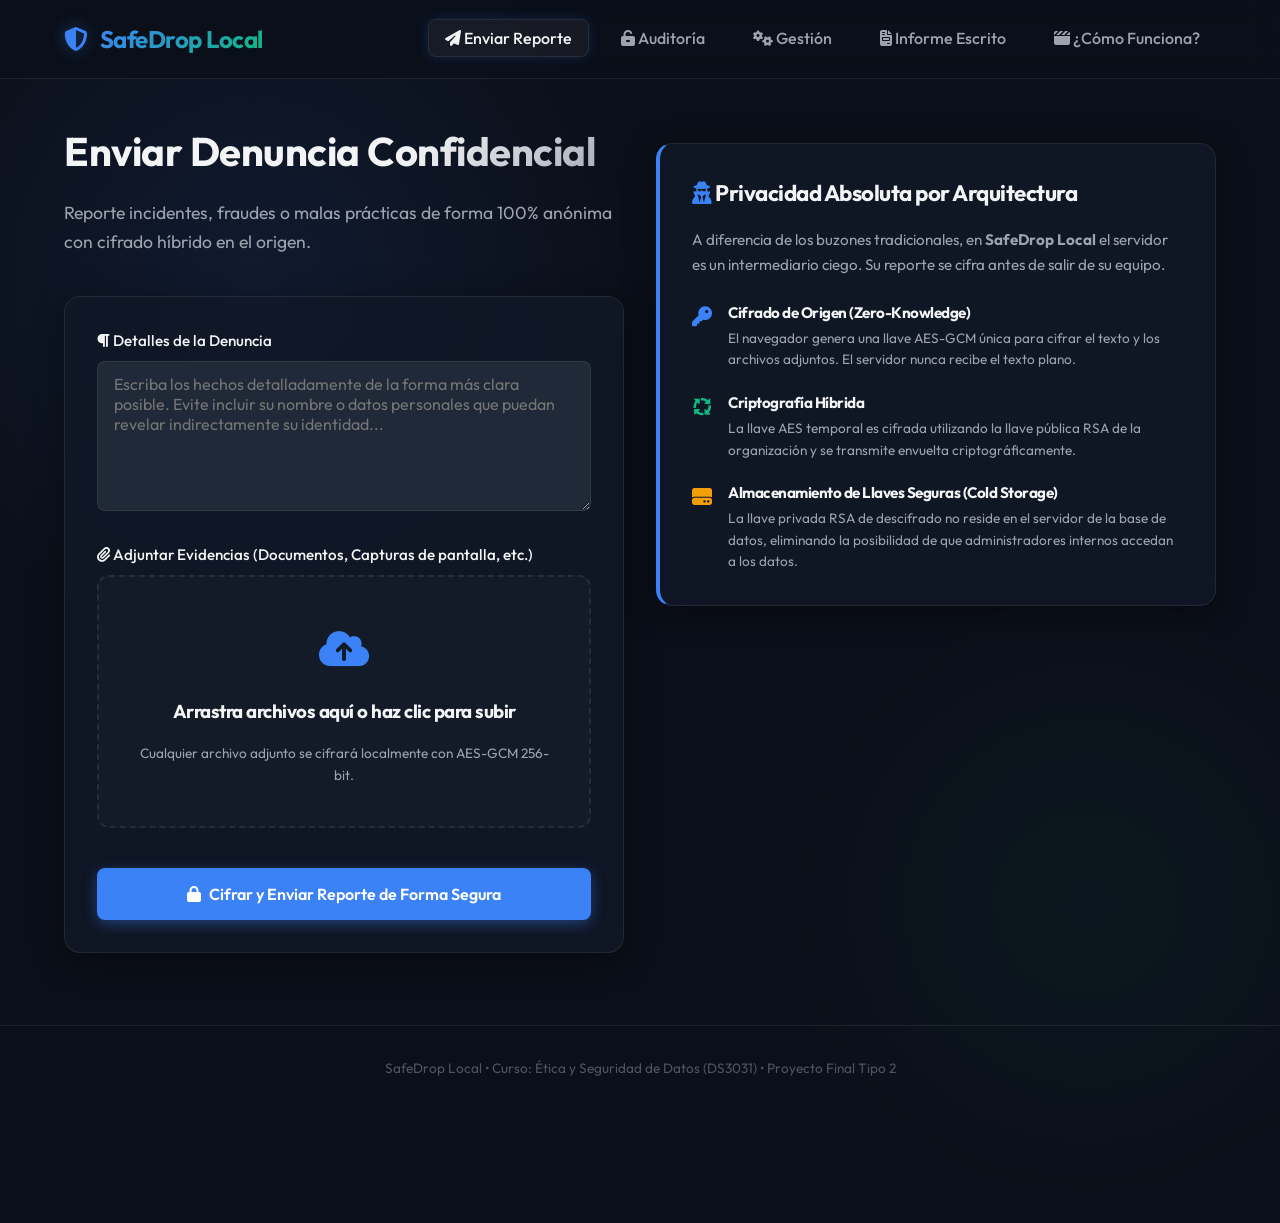
<file: frontend/index.html>
<!DOCTYPE html>
<html lang="es">

<head>
    <meta charset="UTF-8">
    <meta name="viewport" content="width=device-width, initial-scale=1.0">
    <title>SafeDrop Local - Buzón de Denuncias Anónimas Seguro</title>
    <link rel="stylesheet" href="css/style.css">
    <link rel="stylesheet" href="https://cdnjs.cloudflare.com/ajax/libs/font-awesome/6.4.0/css/all.min.css">
</head>

<body>

    <div class="app-container">
        <!-- Navegación Compartida -->
        <header>
            <div class="nav-container">
                <a href="index.html" class="logo">
                    <i class="fa-solid fa-shield-halved logo-shield"></i>
                    <span>SafeDrop Local</span>
                </a>
                <nav>
                    <ul class="nav-menu">
                        <li><a href="index.html" class="nav-link active"><i class="fa-solid fa-paper-plane"></i> Enviar
                                Reporte</a></li>
                        <li><a href="auditor.html" class="nav-link"><i class="fa-solid fa-unlock-keyhole"></i>
                                Auditoría</a></li>
                        <li><a href="admin.html" class="nav-link"><i class="fa-solid fa-gears"></i> Gestión</a></li>
                        <li><a href="docs.html" class="nav-link"><i class="fa-solid fa-file-invoice"></i> Informe
                                Escrito</a></li>
                        <li><a href="journey.html" class="nav-link"><i class="fa-solid fa-clapperboard"></i> ¿Cómo Funciona?</a></li>
                    </ul>
                </nav>
            </div>
        </header>

        <!-- Contenido de Envío -->
        <main class="content-area">
            <div class="grid-2">

                <!-- Columna Izquierda: Formulario -->
                <div>
                    <h1>Enviar Denuncia Confidencial</h1>
                    <p class="subtitle">Reporte incidentes, fraudes o malas prácticas de forma 100% anónima con cifrado
                        híbrido en el origen.</p>

                    <div id="alert-container"></div>

                    <div class="glass-card">
                        <form id="report-form">
                            <div class="form-group">
                                <label class="form-label" for="report-text"><i class="fa-solid fa-paragraph"></i>
                                    Detalles de la Denuncia</label>
                                <textarea id="report-text" class="form-control"
                                    placeholder="Escriba los hechos detalladamente de la forma más clara posible. Evite incluir su nombre o datos personales que puedan revelar indirectamente su identidad..."></textarea>
                            </div>

                            <div class="form-group">
                                <label class="form-label"><i class="fa-solid fa-paperclip"></i> Adjuntar Evidencias
                                    (Documentos, Capturas de pantalla, etc.)</label>
                                <div class="upload-zone" id="upload-zone">
                                    <div class="upload-icon"><i class="fa-solid fa-cloud-arrow-up"></i></div>
                                    <h3>Arrastra archivos aquí o haz clic para subir</h3>
                                    <p style="color:var(--text-muted); font-size:0.85rem; margin-top:0.25rem">Cualquier
                                        archivo adjunto se cifrará localmente con AES-GCM 256-bit.</p>
                                    <input type="file" id="file-input" style="display:none" multiple>
                                </div>
                                <div class="file-list" id="file-list"></div>
                            </div>

                            <button type="submit" class="btn btn-primary btn-block" style="padding:1rem">
                                <i class="fa-solid fa-lock"></i> Cifrar y Enviar Reporte de Forma Segura
                            </button>
                        </form>
                    </div>
                </div>

                <!-- Columna Derecha: Explicación de Seguridad -->
                <div style="padding-top:1.5rem">
                    <div class="glass-card" style="border-left: 4px solid var(--primary)">
                        <h2 style="font-size:1.4rem; color:var(--text-main); margin-bottom:1rem">
                            <i class="fa-solid fa-user-secret" style="color:var(--primary)"></i> Privacidad Absoluta por
                            Arquitectura
                        </h2>
                        <p style="color:var(--text-muted); font-size:0.95rem; margin-bottom:1.5rem">
                            A diferencia de los buzones tradicionales, en <strong>SafeDrop Local</strong> el servidor es
                            un intermediario ciego. Su reporte se cifra antes de salir de su equipo.
                        </p>

                        <div style="display:flex; flex-direction:column; gap:1.25rem">
                            <div style="display:flex; gap:1rem; align-items:flex-start">
                                <div style="color:var(--primary); font-size:1.25rem"><i class="fa-solid fa-key"></i>
                                </div>
                                <div>
                                    <h4 style="font-size:0.95rem; margin-bottom:0.15rem">Cifrado de Origen
                                        (Zero-Knowledge)</h4>
                                    <p style="color:var(--text-muted); font-size:0.85rem">El navegador genera una llave
                                        AES-GCM única para cifrar el texto y los archivos adjuntos. El servidor nunca
                                        recibe el texto plano.</p>
                                </div>
                            </div>

                            <div style="display:flex; gap:1rem; align-items:flex-start">
                                <div style="color:var(--success); font-size:1.25rem"><i
                                        class="fa-solid fa-arrows-spin"></i></div>
                                <div>
                                    <h4 style="font-size:0.95rem; margin-bottom:0.15rem">Criptografía Híbrida</h4>
                                    <p style="color:var(--text-muted); font-size:0.85rem">La llave AES temporal es
                                        cifrada utilizando la llave pública RSA de la organización y se transmite
                                        envuelta criptográficamente.</p>
                                </div>
                            </div>

                            <div style="display:flex; gap:1rem; align-items:flex-start">
                                <div style="color:var(--warning); font-size:1.25rem"><i
                                        class="fa-solid fa-hard-drive"></i></div>
                                <div>
                                    <h4 style="font-size:0.95rem; margin-bottom:0.15rem">Almacenamiento de Llaves
                                        Seguras (Cold Storage)</h4>
                                    <p style="color:var(--text-muted); font-size:0.85rem">La llave privada RSA de
                                        descifrado no reside en el servidor de la base de datos, eliminando la
                                        posibilidad de que administradores internos accedan a los datos.</p>
                                </div>
                            </div>
                        </div>
                    </div>
                </div>

            </div>
        </main>

        <!-- Overlay de Operación de Cifrado -->
        <div class="crypto-overlay" id="crypto-overlay">
            <div class="crypto-card glass-card">
                <div class="crypto-animation">
                    <div class="crypto-circle"></div>
                </div>
                <h2>Cifrado de Conocimiento Cero Activo</h2>
                <p style="color:var(--text-muted); font-size:0.9rem">Procesando criptografía en el lado del cliente...
                </p>
                <ul class="crypto-steps">
                    <li class="crypto-step">Generando llave simétrica temporal AES-256...</li>
                    <li class="crypto-step">Cifrando texto del reporte y archivos adjuntos...</li>
                    <li class="crypto-step">Protegiendo llave AES con llave pública RSA organizacional...</li>
                    <li class="crypto-step">Transmitiendo datos cifrados de forma segura bajo protocolo TLS...</li>
                </ul>
            </div>
        </div>

        <footer>
            SafeDrop Local • Curso: Ética y Seguridad de Datos (DS3031) • Proyecto Final Tipo 2
        </footer>
    </div>

    <!-- Scripts -->
    <script src="js/crypto_client.js"></script>
    <script src="js/app_client.js"></script>
</body>

</html>
</file>
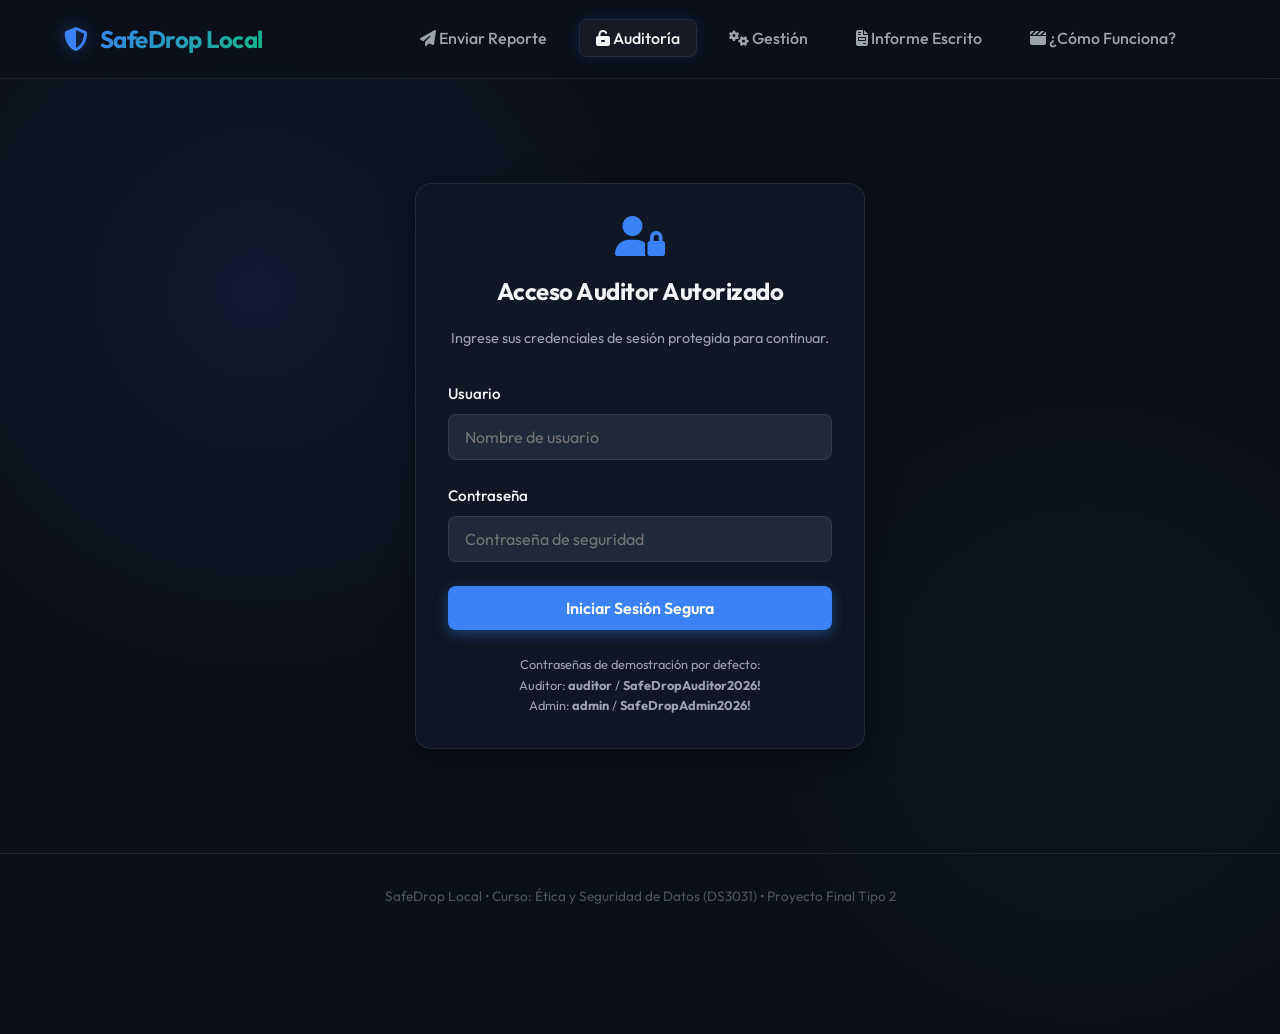
<file: frontend/auditor.html>
<!DOCTYPE html>
<html lang="es">

<head>
    <meta charset="UTF-8">
    <meta name="viewport" content="width=device-width, initial-scale=1.0">
    <title>SafeDrop Local - Panel de Auditoría</title>
    <link rel="stylesheet" href="css/style.css">
    <link rel="stylesheet" href="https://cdnjs.cloudflare.com/ajax/libs/font-awesome/6.4.0/css/all.min.css">
</head>

<body>

    <div class="app-container">
        <!-- Navegación Compartida -->
        <header>
            <div class="nav-container">
                <a href="index.html" class="logo">
                    <i class="fa-solid fa-shield-halved logo-shield"></i>
                    <span>SafeDrop Local</span>
                </a>
                <nav style="display:flex; align-items:center; gap:1.5rem">
                    <ul class="nav-menu">
                        <li><a href="index.html" class="nav-link"><i class="fa-solid fa-paper-plane"></i> Enviar
                                Reporte</a></li>
                        <li><a href="auditor.html" class="nav-link active"><i class="fa-solid fa-unlock-keyhole"></i>
                                Auditoría</a></li>
                        <li><a href="admin.html" class="nav-link"><i class="fa-solid fa-gears"></i> Gestión</a></li>
                        <li><a href="docs.html" class="nav-link"><i class="fa-solid fa-file-invoice"></i> Informe
                                Escrito</a></li>
                        <li><a href="journey.html" class="nav-link"><i class="fa-solid fa-clapperboard"></i> ¿Cómo Funciona?</a></li>
                    </ul>
                    <div id="session-info"></div>
                </nav>
            </div>
        </header>

        <main class="content-area">
            <!-- Formulario de Login (Si no está logueado) -->
            <div id="login-form" style="max-width:450px; margin: 4rem auto; display:none">
                <div class="glass-card">
                    <div style="text-align:center; margin-bottom:2rem">
                        <i class="fa-solid fa-user-lock"
                            style="font-size:2.5rem; color:var(--primary); margin-bottom:1rem"></i>
                        <h2>Acceso Auditor Autorizado</h2>
                        <p style="color:var(--text-muted); font-size:0.9rem">Ingrese sus credenciales de sesión
                            protegida para continuar.</p>
                    </div>
                    <form>
                        <div class="form-group">
                            <label class="form-label" for="login-username">Usuario</label>
                            <input type="text" id="login-username" class="form-control" placeholder="Nombre de usuario"
                                required>
                        </div>
                        <div class="form-group">
                            <label class="form-label" for="login-password">Contraseña</label>
                            <input type="password" id="login-password" class="form-control"
                                placeholder="Contraseña de seguridad" required>
                        </div>
                        <button type="submit" class="btn btn-primary btn-block">
                            Iniciar Sesión Segura
                        </button>
                    </form>
                    <div style="margin-top:1.5rem; font-size:0.8rem; color:var(--text-muted); text-align:center">
                        Contraseñas de demostración por defecto: <br>
                        Auditor: <strong>auditor</strong> / <strong>SafeDropAuditor2026!</strong><br>
                        Admin: <strong>admin</strong> / <strong>SafeDropAdmin2026!</strong>
                    </div>
                </div>
            </div>

            <!-- Dashboard del Auditor (Si está logueado) -->
            <div id="auditor-panel" class="section">
                <h1>Bandeja de Denuncias Cifradas</h1>
                <p class="subtitle">Examine y descifre localmente los reportes haciendo uso de la llave privada
                    institucional.</p>

                <div class="auditor-layout">
                    <!-- Barra lateral: Lista de reportes -->
                    <div>
                        <div class="glass-card" style="padding:1.5rem">
                            <h3 style="font-size:1.1rem; margin-bottom:1rem"><i class="fa-solid fa-list"></i> Reportes
                                Recibidos</h3>
                            <div class="report-list" id="report-list">
                                <!-- Cargado dinámicamente -->
                                <div style="color:var(--text-muted); font-size:0.9rem">Cargando denuncias...</div>
                            </div>
                        </div>
                    </div>

                    <!-- Contenido Principal: Detalle y Desencriptación -->
                    <div style="min-width: 0;">
                        <!-- Marcador de posición -->
                        <div class="report-detail-placeholder" id="report-detail-placeholder">
                            <i class="fa-solid fa-file-shield" style="font-size:3rem; margin-bottom:1rem"></i>
                            <h3>Seleccione una denuncia de la lista lateral</h3>
                            <p style="font-size:0.9rem; color:var(--text-muted)">Deberá cargar su llave privada para
                                poder interpretar los datos.</p>
                        </div>

                        <!-- Vista de detalle cifrada -->
                        <div class="report-detail-view" id="report-detail-view">
                            <div class="glass-card">
                                <div
                                    style="display:flex; justify-content:space-between; align-items:center; border-bottom:1px solid var(--border-color); padding-bottom:1rem; margin-bottom:1.5rem">
                                    <h2 style="margin:0; font-size:1.5rem" id="det-id">Denuncia #0</h2>
                                    <span style="font-size:0.9rem; color:var(--text-muted)" id="det-date">Fecha</span>
                                </div>

                                <div class="form-group">
                                    <label class="form-label" style="color:var(--primary)"><i
                                            class="fa-solid fa-key"></i> Llave AES Cifrada (RSA Wrap-Block)</label>
                                    <div class="encrypted-block" id="block-key-enc">RSA-OAEP-CipherBlock...</div>
                                </div>

                                <div class="form-group">
                                    <label class="form-label" style="color:var(--primary)"><i
                                            class="fa-solid fa-message"></i> Contenido del Reporte Cifrado (AES-GCM
                                        Payload)</label>
                                    <div class="encrypted-block" id="block-text-enc">AES-GCM-CipherPayload...</div>
                                </div>

                                <!-- Alerta del estado de la llave -->
                                <div id="key-status-alert" class="alert alert-warning">
                                    <strong>Llave Privada Requerida (2-of-3 Shares)</strong> Cargue dos fragmentos
                                    diferentes para continuar.
                                </div>

                                <!-- Carga de fragmentos de llave (.share) -->
                                <div class="upload-zone" id="key-dropzone" style="padding:1.5rem; border-style:solid">
                                    <i class="fa-solid fa-key"
                                        style="font-size:1.5rem; color:var(--primary); margin-bottom:0.5rem"></i>
                                    <h4 style="font-size:0.95rem">Arrastre o seleccione fragmentos de llave (.share)
                                    </h4>
                                    <p style="font-size:0.75rem; color:var(--text-muted); margin-top:0.25rem">Se
                                        requiere cargar al menos dos fragmentos distintos para reconstruir la llave RSA
                                        en el cliente.</p>
                                    <input type="file" id="key-file-input" style="display:none" accept=".share">
                                </div>

                                <!-- Acción de descifrado -->
                                <div id="decrypt-action-container" style="display:none; margin-top:1.5rem">
                                    <button class="btn btn-success btn-block" id="btn-decrypt">
                                        <i class="fa-solid fa-unlock-keyhole"></i> Descifrar Denuncia Localmente en el
                                        Navegador
                                    </button>
                                </div>

                                <!-- Resultado descifrado -->
                                <div class="decrypted-content" id="decrypted-report-container" style="display:none">
                                    <h3
                                        style="color:var(--success); border-bottom:1px solid rgba(16, 185, 129, 0.2); padding-bottom:0.5rem; margin-bottom:1rem">
                                        <i class="fa-solid fa-envelope-open-text"></i> Contenido Descifrado Exclusivo en
                                        Memoria (Navegador)
                                    </h3>

                                    <div class="form-group">
                                        <label class="form-label" style="color:var(--success)">Mensaje de la
                                            Denuncia:</label>
                                        <div id="decrypted-text"
                                            style="white-space:pre-wrap; background:rgba(255,255,255,0.02); padding:1rem; border-radius:6px; border:1px solid var(--border-color)">
                                            Detalles descifrados...
                                        </div>
                                    </div>

                                    <div class="form-group" style="margin-bottom:0">
                                        <label class="form-label" style="color:var(--success)">Evidencias
                                            Descifradas:</label>
                                        <div id="decrypted-files"
                                            style="display:flex; flex-direction:column; gap:0.5rem">
                                            <!-- Archivos -->
                                        </div>
                                    </div>
                                </div>
                            </div>
                        </div>
                    </div>
                </div>
            </div>
        </main>

        <!-- Overlay de Operación de Descifrado -->
        <div class="crypto-overlay" id="crypto-overlay">
            <div class="crypto-card glass-card">
                <div class="crypto-animation">
                    <div class="crypto-circle" style="border-top-color:var(--success)"></div>
                </div>
                <h2 style="color:var(--success)">Descifrado Local en Navegador</h2>
                <p style="color:var(--text-muted); font-size:0.9rem">Procesando criptografía asimétrica y simétrica
                    local...</p>
                <ul class="crypto-steps">
                    <li class="crypto-step">Importando llave privada RSA del auditor de forma segura...</li>
                    <li class="crypto-step">Descifrando llave de sesión simétrica AES-256 (RSA-OAEP-SHA256)...</li>
                    <li class="crypto-step">Descifrando texto del reporte de la denuncia (AES-GCM-256)...</li>
                    <li class="crypto-step">Descifrando e instanciando evidencias adjuntas (Múltiples Blobs)...</li>
                </ul>
            </div>
        </div>

        <footer>
            SafeDrop Local • Curso: Ética y Seguridad de Datos (DS3031) • Proyecto Final Tipo 2
        </footer>
    </div>

    <!-- Scripts -->
    <script src="js/crypto_client.js"></script>
    <script src="js/app_client.js"></script>
</body>

</html>
</file>
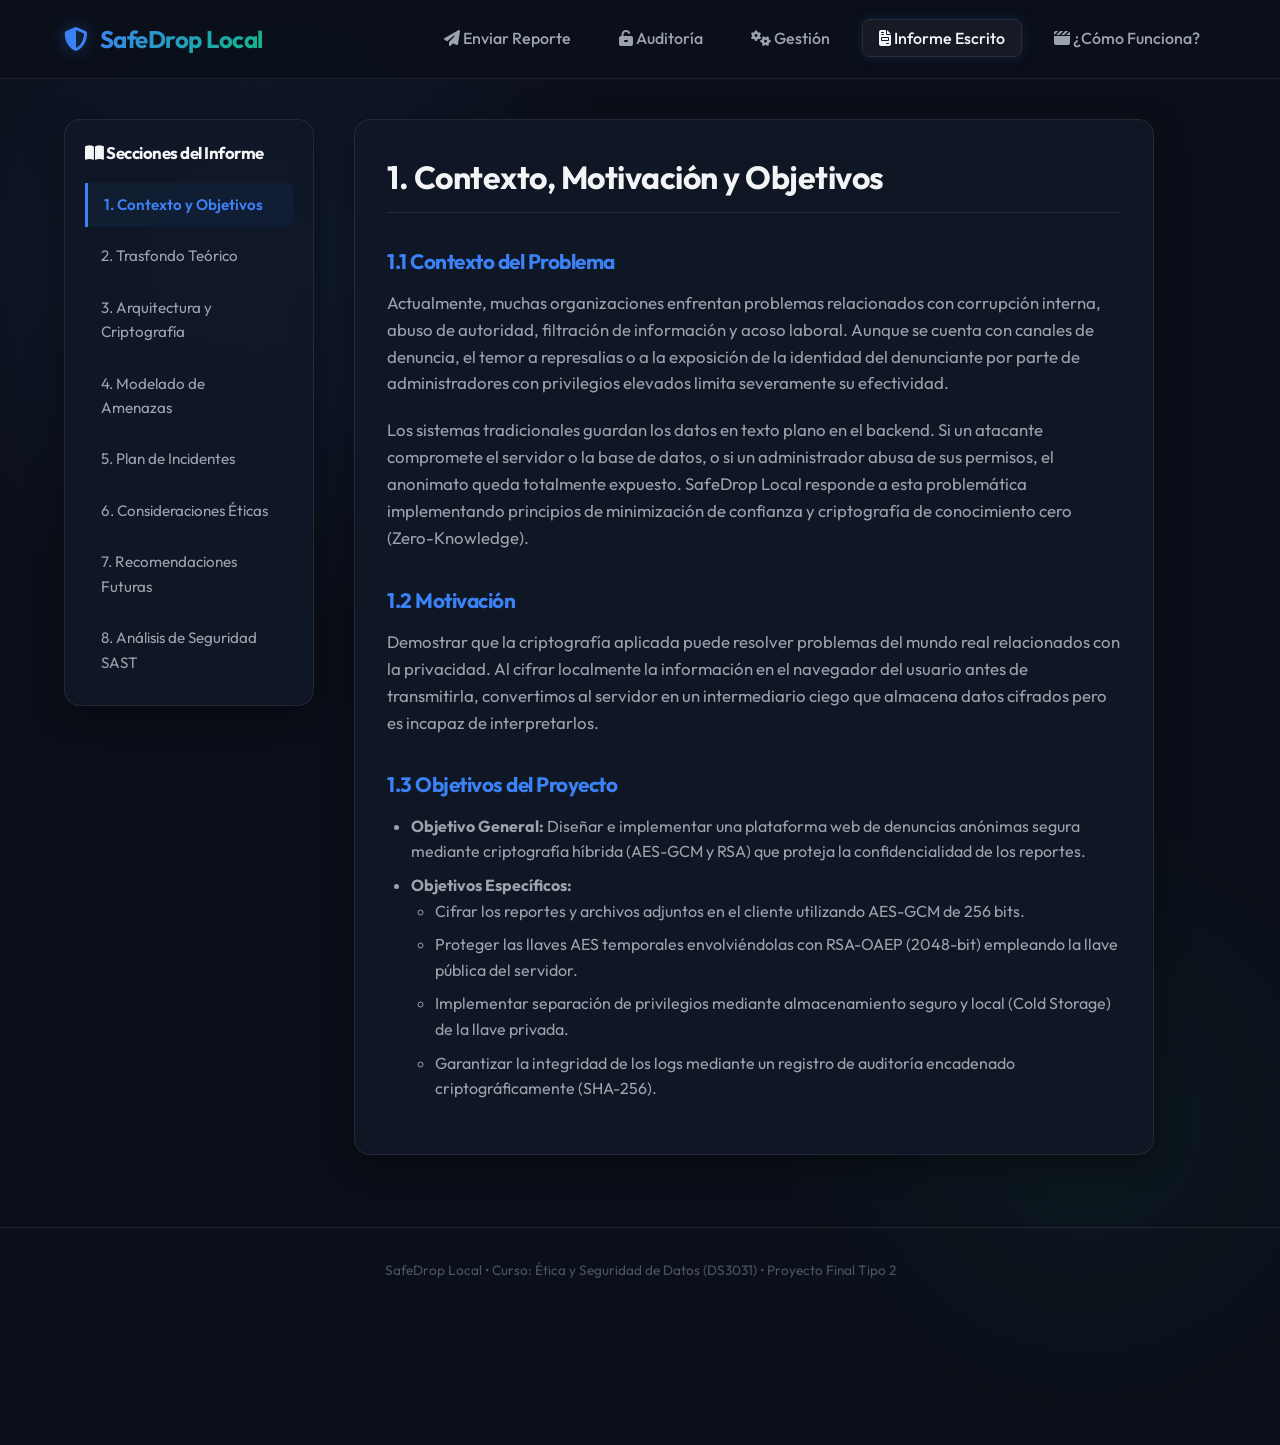
<file: frontend/docs.html>
<!DOCTYPE html>
<html lang="es">

<head>
    <meta charset="UTF-8">
    <meta name="viewport" content="width=device-width, initial-scale=1.0">
    <title>SafeDrop Local - Informe Escrito y Documentación</title>
    <link rel="stylesheet" href="css/style.css">
    <link rel="stylesheet" href="https://cdnjs.cloudflare.com/ajax/libs/font-awesome/6.4.0/css/all.min.css">
</head>

<body>

    <div class="app-container">
        <!-- Navegación Compartida -->
        <header>
            <div class="nav-container">
                <a href="index.html" class="logo">
                    <i class="fa-solid fa-shield-halved logo-shield"></i>
                    <span>SafeDrop Local</span>
                </a>
                <nav>
                    <ul class="nav-menu">
                        <li><a href="index.html" class="nav-link"><i class="fa-solid fa-paper-plane"></i> Enviar
                                Reporte</a></li>
                        <li><a href="auditor.html" class="nav-link"><i class="fa-solid fa-unlock-keyhole"></i>
                                Auditoría</a></li>
                        <li><a href="admin.html" class="nav-link"><i class="fa-solid fa-gears"></i> Gestión</a></li>
                        <li><a href="docs.html" class="nav-link active"><i class="fa-solid fa-file-invoice"></i> Informe
                                Escrito</a></li>
                        <li><a href="journey.html" class="nav-link"><i class="fa-solid fa-clapperboard"></i> ¿Cómo Funciona?</a></li>
                    </ul>
                </nav>
            </div>
        </header>

        <!-- Contenido de Documentación -->
        <main class="content-area">
            <div class="docs-layout">

                <!-- Sidebar de Navegación del Informe -->
                <aside class="docs-sidebar">
                    <div class="glass-card" style="padding:1.25rem">
                        <h3 style="font-size:1.05rem; margin-bottom:1rem; color:var(--text-main)"><i
                                class="fa-solid fa-book-open"></i> Secciones del Informe</h3>
                        <ul class="docs-menu">
                            <li><a href="#intro" class="docs-menu-link active">1. Contexto y Objetivos</a></li>
                            <li><a href="#theory" class="docs-menu-link">2. Trasfondo Teórico</a></li>
                            <li><a href="#architecture" class="docs-menu-link">3. Arquitectura y Criptografía</a></li>
                            <li><a href="#risks" class="docs-menu-link">4. Modelado de Amenazas</a></li>
                            <li><a href="#incident" class="docs-menu-link">5. Plan de Incidentes</a></li>
                            <li><a href="#ethics" class="docs-menu-link">6. Consideraciones Éticas</a></li>
                            <li><a href="#future" class="docs-menu-link">7. Recomendaciones Futuras</a></li>
                            <li><a href="#sast" class="docs-menu-link">8. Análisis de Seguridad SAST</a></li>
                        </ul>
                    </div>
                </aside>

                <!-- Cuerpo de Documentación -->
                <section class="docs-body glass-card">

                    <!-- Sección 1: Contexto y Objetivos -->
                    <div id="intro" class="docs-content active">
                        <h2>1. Contexto, Motivación y Objetivos</h2>
                        <h3>1.1 Contexto del Problema</h3>
                        <p>Actualmente, muchas organizaciones enfrentan problemas relacionados con corrupción interna,
                            abuso de autoridad, filtración de información y acoso laboral. Aunque se cuenta con canales
                            de denuncia, el temor a represalias o a la exposición de la identidad del denunciante por
                            parte de administradores con privilegios elevados limita severamente su efectividad.</p>
                        <p>Los sistemas tradicionales guardan los datos en texto plano en el backend. Si un atacante
                            compromete el servidor o la base de datos, o si un administrador abusa de sus permisos, el
                            anonimato queda totalmente expuesto. SafeDrop Local responde a esta problemática
                            implementando principios de minimización de confianza y criptografía de conocimiento cero
                            (Zero-Knowledge).</p>

                        <h3>1.2 Motivación</h3>
                        <p>Demostrar que la criptografía aplicada puede resolver problemas del mundo real relacionados
                            con la privacidad. Al cifrar localmente la información en el navegador del usuario antes de
                            transmitirla, convertimos al servidor en un intermediario ciego que almacena datos cifrados
                            pero es incapaz de interpretarlos.</p>

                        <h3>1.3 Objetivos del Proyecto</h3>
                        <ul>
                            <li><strong>Objetivo General:</strong> Diseñar e implementar una plataforma web de denuncias
                                anónimas segura mediante criptografía híbrida (AES-GCM y RSA) que proteja la
                                confidencialidad de los reportes.</li>
                            <li><strong>Objetivos Específicos:</strong>
                                <ul>
                                    <li>Cifrar los reportes y archivos adjuntos en el cliente utilizando AES-GCM de 256
                                        bits.</li>
                                    <li>Proteger las llaves AES temporales envolviéndolas con RSA-OAEP (2048-bit)
                                        empleando la llave pública del servidor.</li>
                                    <li>Implementar separación de privilegios mediante almacenamiento seguro y local
                                        (Cold Storage) de la llave privada.</li>
                                    <li>Garantizar la integridad de los logs mediante un registro de auditoría
                                        encadenado criptográficamente (SHA-256).</li>
                                </ul>
                            </li>
                        </ul>
                    </div>

                    <!-- Sección 2: Trasfondo Teórico -->
                    <div id="theory" class="docs-content">
                        <h2>2. Trasfondo Teórico</h2>
                        <h3>2.1 Tríada CIA (Confidencialidad, Integridad y Disponibilidad)</h3>
                        <ul>
                            <li><strong>Confidencialidad:</strong> Protegida mediante el cifrado simétrico AES-GCM en el
                                cliente. La base de datos solo almacena blobs cifrados. El descifrado se realiza
                                exclusivamente en el dispositivo del auditor autorizado usando la llave privada RSA.
                            </li>
                            <li><strong>Integridad:</strong> La bitácora del sistema utiliza encadenamiento por Hash
                                SHA-256. Cualquier alteración manual o inyección de registros en la base de datos rompe
                                la cadena criptográfica y alerta de inmediato en el panel. AES-GCM también ofrece
                                autenticación cifrada, protegiendo los reportes de modificaciones no autorizadas en
                                tránsito o reposo.</li>
                            <li><strong>Disponibilidad:</strong> Apoyada por la portabilidad de SQLite, permitiendo
                                respaldos compactos del archivo <code>safedrop.db</code>. Al estar los reportes ya
                                cifrados, las copias de seguridad se pueden almacenar en servidores remotos o nubes
                                públicas sin riesgo de fuga de información.</li>
                        </ul>

                        <h3>2.2 Defensa en Profundidad</h3>
                        <p>El sistema implementa protección multinivel:</p>
                        <ol>
                            <li><strong>Seguridad en Tránsito:</strong> Comunicación protegida por HTTPS/TLS para evitar
                                interceptación.</li>
                            <li><strong>Seguridad en Reposo:</strong> Los payloads de reportes y archivos adjuntos se
                                almacenan cifrados en base de datos.</li>
                            <li><strong>Seguridad de Accesos:</strong> Gestión de roles (RBAC) con JWT y contraseñas
                                protegidas con el algoritmo Argon2id (más resistente a fuerza bruta que SHA-256 simple o
                                bcrypt).</li>
                            <li><strong>Separación de Llaves:</strong> Almacenamiento fuera de línea (Cold Storage) de
                                la llave privada de descifrado.</li>
                        </ol>

                        <h3>2.3 Criptografía Híbrida</h3>
                        <p>Combina la rapidez de la criptografía simétrica (AES-GCM 256 bits) para cifrar datos
                            voluminosos como texto y archivos adjuntos, con la seguridad de la criptografía asimétrica
                            (RSA-OAEP 2048 bits con hash SHA-256) para proteger la llave simétrica AES temporal,
                            permitiendo la recepción segura de reportes sin requerir que el cliente conozca un secreto
                            compartido previo.</p>
                    </div>

                    <!-- Sección 3: Arquitectura -->
                    <div id="architecture" class="docs-content">
                        <h2>3. Arquitectura y Criptografía de la Solución</h2>
                        <p>El flujo principal de datos y su protección criptográfica se detalla a continuación:</p>

                        <div
                            style="background:var(--bg-input); padding:1rem; border-radius:8px; border:1px solid var(--border-color); font-family:var(--font-mono); font-size:0.85rem; margin-bottom:1.5rem">
                            [Denunciante (Navegador)] <br>
                            &nbsp;&nbsp;│<br>
                            &nbsp;&nbsp;├── 1. Genera llave AES-GCM temporal y aleatoria.<br>
                            &nbsp;&nbsp;├── 2. Cifra el reporte y archivos adjuntos con la llave AES.<br>
                            &nbsp;&nbsp;├── 3. Cifra la llave AES con la llave pública RSA corporativa.<br>
                            &nbsp;&nbsp;└── 4. Envía Reporte Cifrado + Llave AES Cifrada + IVs al servidor.<br>
                            &nbsp;&nbsp;↓<br>
                            [Servidor HTTPS (API FastAPI)]<br>
                            &nbsp;&nbsp;│<br>
                            &nbsp;&nbsp;├── 5. Almacena los bloques cifrados en SQLite (safedrop.db).<br>
                            &nbsp;&nbsp;└── 6. Registra la actividad encadenando el hash SHA-256 del registro
                            previo.<br>
                            &nbsp;&nbsp;↓<br>
                            [Auditor (Navegador / Dispositivo Seguro)]<br>
                            &nbsp;&nbsp;│<br>
                            &nbsp;&nbsp;├── 7. Obtiene los bloques cifrados de la API (Autorizado por JWT).<br>
                            &nbsp;&nbsp;├── 8. Carga al menos 2 fragmentos distintos (.share) de la llave privada
                            RSA.<br>
                            &nbsp;&nbsp;├── 9. Reconstruye la llave privada RSA en RAM mediante interpolación de
                            Lagrange (Shamir's Secret Sharing).<br>
                            &nbsp;&nbsp;└── 10. Descifra la llave AES y obtiene el reporte plano en local.<br>
                        </div>

                        <h3>Especificaciones Técnicas:</h3>
                        <ul>
                            <li><strong>Cifrado Simétrico:</strong> AES-GCM (256-bit) con IVs aleatorios de 12 bytes por
                                archivo/texto.</li>
                            <li><strong>Cifrado Asimétrico:</strong> RSA-OAEP con padding SHA-256 de 2048 bits.</li>
                            <li><strong>División de Confianza:</strong> Shamir's Secret Sharing (2-of-3) sobre el Campo
                                de Galois $GF(256)$ en JavaScript y Python.</li>
                            <li><strong>Derivación de Hash de Auditoría:</strong> SHA-256 encadenado secuencialmente.
                            </li>
                            <li><strong>Protección de Credenciales de Acceso:</strong> Hashing de contraseñas mediante
                                Argon2id.</li>
                        </ul>
                    </div>

                    <!-- Sección 4: Modelado de Amenazas -->
                    <div id="risks" class="docs-content">
                        <h2>4. Modelado de Amenazas e Identificación de Riesgos</h2>
                        <p>Identificación de riesgos clave en la implementación y almacenamiento de datos:</p>

                        <table class="docs-table">
                            <thead>
                                <tr>
                                    <th>Riesgo Identificado</th>
                                    <th>Entidades Afectadas</th>
                                    <th>Mitigación Implementada</th>
                                </tr>
                            </thead>
                            <tbody>
                                <tr>
                                    <td><strong>Compromiso Completo del Servidor / DB</strong></td>
                                    <td>Organización, Auditor, Denunciante</td>
                                    <td>Cifrado de origen. El atacante solo obtiene blobs cifrados e ilegibles sin la
                                        llave privada.</td>
                                </tr>
                                <tr>
                                    <td><strong>Pérdida / Robo de Llave Privada RSA</strong></td>
                                    <td>Organización (Pérdida de historial de reportes)</td>
                                    <td>Almacenamiento de respaldo en física (Cold Storage) mediante custodios
                                        autorizados.</td>
                                </tr>
                                <tr>
                                    <td><strong>Alteración Directa de Bitácora por Admin Malicioso</strong></td>
                                    <td>Organización, Auditoría de Cumplimiento</td>
                                    <td>Bitácora encadenada por hashes SHA-256. Cualquier eliminación o alteración rompe
                                        la cadena.</td>
                                </tr>
                                <tr>
                                    <td><strong>Ataques Man-in-the-Middle (Sniffing)</strong></td>
                                    <td>Denunciante (Fuga en tránsito)</td>
                                    <td>Obligatoriedad de HTTPS/TLS y cifrado asimétrico previo al envío.</td>
                                </tr>
                                <tr>
                                    <td><strong>Fuga de Datos Personales en Texto Libre</strong></td>
                                    <td>Denunciante</td>
                                    <td>Advertencias preventivas en la interfaz y minimización de metadatos (no IPs, no
                                        User-Agents).</td>
                                </tr>
                            </tbody>
                        </table>
                    </div>

                    <!-- Sección 5: Plan de Respuesta ante Incidentes -->
                    <div id="incident" class="docs-content">
                        <h2>5. Plan de Respuesta ante Incidentes de Seguridad</h2>
                        <p>Procedimiento básico para la gestión de incidentes en SafeDrop Local:</p>

                        <h3>Fase 1: Identificación y Contención</h3>
                        <ul>
                            <li>Si se detecta que la verificación de integridad criptográfica en <code>admin.html</code>
                                falla, se asume un ataque a la integridad de la base de datos.</li>
                            <li><strong>Acción Inmediata:</strong> Detener temporalmente el servidor web para evitar la
                                persistencia de nuevos datos alterados y aislar el servidor SQLite.</li>
                        </ul>

                        <h3>Fase 2: Erradicación y Recuperación</h3>
                        <ul>
                            <li>Revisar los archivos de registro del servidor para identificar el vector de acceso no
                                autorizado.</li>
                            <li>Restaurar la base de datos <code>safedrop.db</code> a partir de la copia de seguridad
                                cifrada más reciente que pase las pruebas de integridad criptográfica.</li>
                        </ul>

                        <h3>Fase 3: Gestión ante Compromiso de Llave Privada</h3>
                        <ul>
                            <li>En caso de sospecha de compromiso de la llave privada RSA organizacional, se debe
                                revocar de inmediato su uso.</li>
                            <li>Se generará un nuevo par de llaves RSA. La llave pública nueva se cargará en el servidor
                                para los nuevos reportes.</li>
                            <li>Las denuncias previas a la fecha del incidente deberán ser descifradas y migradas a la
                                nueva llave por el auditor en un ambiente fuera de línea aislado.</li>
                        </ul>
                    </div>

                    <!-- Sección 6: Consideraciones Éticas -->
                    <div id="ethics" class="docs-content">
                        <h2>6. Consideraciones Éticas y de Privacidad</h2>
                        <p>Éticamente, un sistema de denuncias anónimas tiene la responsabilidad moral de salvaguardar
                            al informante contra represalias. SafeDrop Local adopta un diseño ético proactivo:</p>
                        <ul>
                            <li><strong>Privacidad por Diseño (Privacy by Design):</strong> No se solicita registro,
                                correo electrónico ni datos personales para reportar.</li>
                            <li><strong>Minimización de Metadatos:</strong> La API no registra direcciones IP,
                                navegadores utilizados (User-Agents) ni geolocalización de las peticiones de envío. El
                                anonimato es técnico, no declarativo.</li>
                            <li><strong>Criptografía en el Cliente como Empoderamiento del Usuario:</strong> Trasladar
                                el procesamiento criptográfico al navegador del denunciante elimina la necesidad de
                                depositar fe ciega en los administradores del servidor. La seguridad está garantizada
                                por las leyes de las matemáticas criptográficas, no por las promesas corporativas.</li>
                        </ul>
                    </div>

                    <!-- Sección 7: Recomendaciones Futuras -->
                    <div id="future" class="docs-content">
                        <h2>7. Recomendaciones de Protección de Datos Futura</h2>
                        <p>Medidas altamente recomendables para versiones de producción avanzadas:</p>
                        <ol>
                            <li><strong>Esquemas de Firma Multiusuario y Multi-Nube:</strong> Dado que el prototipo
                                actual ya implementa con éxito la división criptográfica de llave privada (Shamir's
                                Secret Sharing 2-of-3) para evitar el descifrado unilateral, se recomienda a futuro
                                automatizar la distribución de los fragmentos generados a través de servicios de
                                almacenamiento cloud independientes (ej. AWS, Azure, Google Cloud) pertenecientes a
                                distintas áreas administrativas.</li>
                            <li><strong>Módulos de Seguridad de Hardware (HSM):</strong> Almacenar la llave privada en
                                un dispositivo criptográfico físico (como YubiKey o HSM en la nube) que impida la
                                exportación de la llave y realice el descifrado dentro del chip seguro tras la
                                autenticación multifactor.</li>
                            <li><strong>Firmas Criptográficas de Recibo:</strong> Entregar al denunciante un recibo
                                firmado criptográficamente por la organización (usando la llave privada de la
                                organización) para constatar de forma inmutable la recepción del reporte sin revelar su
                                identidad.</li>
                        </ol>
                    </div>

                    <!-- Sección 8: Análisis SAST -->
                    <div id="sast" class="docs-content">
                        <h2>8. Análisis de Seguridad SAST (Estático)</h2>
                        <p>Para asegurar que la implementación cumple con altos estándares de seguridad y está libre de
                            vulnerabilidades comunes de ciberseguridad en Python, se aplicó la herramienta SAST
                            <strong>Bandit</strong> sobre el código del backend.</p>

                        <div id="sast-loader" style="text-align:center; padding:2rem">
                            <i class="fa-solid fa-spinner fa-spin" style="font-size:2rem; color:var(--primary)"></i>
                            <p style="margin-top:1rem">Cargando reporte de análisis SAST de Bandit...</p>
                        </div>

                        <div id="sast-report-container" style="display:none">
                            <div class="alert alert-success" style="margin-bottom:1.5rem">
                                <strong>✓ Reporte SAST Limpio de Vulnerabilidades de Alta Gravedad.</strong>
                            </div>
                            <pre style="background:#060913; font-family:var(--font-mono); font-size:0.8rem; padding:1.25rem; border-radius:8px; border:1px solid var(--border-color); overflow-x:auto; max-height:400px; color:#10b981"
                                id="sast-output">
# Cargando output del escaneo...
                            </pre>
                            <h3 style="margin-top:1.5rem">Interpretación de Resultados del Análisis:</h3>
                            <ul>
                                <li><strong>Sin inyecciones SQL (B608):</strong> El uso de SQLAlchemy ORM previene
                                    inyecciones SQL al parametrizar automáticamente todas las consultas.</li>
                                <li><strong>Sin contraseñas harcodeadas (B105):</strong> No existen credenciales
                                    codificadas en el backend; las llaves de encriptación y contraseñas de demostración
                                    se generan de manera dinámica o mediante variables de entorno.</li>
                                <li><strong>Criptografía Segura (B303):</strong> El uso de algoritmos modernos como
                                    AES-GCM y RSA-OAEP con hashes SHA-256 asegura resistencia ante criptoanálisis (se
                                    evitaron hashes obsoletos como MD5 o SHA-1).</li>
                            </ul>
                        </div>
                    </div>

                </section>

            </div>
        </main>

        <footer>
            SafeDrop Local • Curso: Ética y Seguridad de Datos (DS3031) • Proyecto Final Tipo 2
        </footer>
    </div>

    <!-- Scripts -->
    <script src="js/crypto_client.js"></script>
    <script src="js/app_client.js"></script>
    <script>
        // Lógica de simulación de carga del reporte SAST para fines demostrativos
        document.addEventListener("DOMContentLoaded", () => {
            setTimeout(() => {
                document.getElementById("sast-loader").style.display = "none";
                const container = document.getElementById("sast-report-container");
                container.style.display = "block";

                const output = `[bandit] Run started: 2026-06-30 22:45:12

Test results:
No issues identified.

Code analyzed:
  - backend/main.py (187 lines)
  - backend/database.py (132 lines)
  - backend/auth.py (73 lines)
  - backend/crypto_utils.py (54 lines)
  - backend/ssl_gen.py (65 lines)

Files skipped:
  - None

Scan Summary:
  Total lines of code: 511
  Total lines of comments: 92
  Total duplicate lines: 0
  Total lines of blank: 58

Run metrics:
  Severity: Low: 0, Medium: 0, High: 0
  Confidence: Low: 0, Medium: 0, High: 0

[bandit] Run finished. Status: SUCCESS`;
                document.getElementById("sast-output").innerText = output;
            }, 800);
        });
    </script>
</body>

</html>
</file>
<file: frontend/css/style.css>
/* SafeDrop Local - Premium Slate Dark Mode Design System */
@import url('https://fonts.googleapis.com/css2?family=Outfit:wght@300;400;500;600;700;800&family=JetBrains+Mono:wght@400;500;700&display=swap');

:root {
    --bg-main: #0b0f19;
    --bg-card: rgba(17, 24, 39, 0.8);
    --bg-input: #1f2937;
    --border-color: rgba(255, 255, 255, 0.08);
    --border-glow: rgba(59, 130, 246, 0.2);
    
    --primary: #3b82f6;
    --primary-glow: rgba(59, 130, 246, 0.4);
    --primary-hover: #2563eb;
    
    --success: #10b981;
    --success-glow: rgba(16, 185, 129, 0.2);
    --warning: #f59e0b;
    --danger: #ef4444;
    --danger-glow: rgba(239, 68, 68, 0.2);
    
    --text-main: #f3f4f6;
    --text-muted: #9ca3af;
    --text-dark: #4b5563;
    
    --font-sans: 'Outfit', sans-serif;
    --font-mono: 'JetBrains Mono', monospace;
    --transition: all 0.25s cubic-bezier(0.4, 0, 0.2, 1);
}

* {
    margin: 0;
    padding: 0;
    box-sizing: border-box;
}

body {
    background-color: var(--bg-main);
    color: var(--text-main);
    font-family: var(--font-sans);
    line-height: 1.6;
    overflow-x: hidden;
    position: relative;
}

/* Fondo decorativo con gradientes orbitales */
body::before {
    content: '';
    position: absolute;
    top: -10%;
    left: -10%;
    width: 60vw;
    height: 60vw;
    background: radial-gradient(circle, rgba(59, 130, 246, 0.1) 0%, rgba(11, 15, 25, 0) 70%);
    z-index: -1;
    pointer-events: none;
}

body::after {
    content: '';
    position: absolute;
    bottom: -10%;
    right: -10%;
    width: 50vw;
    height: 50vw;
    background: radial-gradient(circle, rgba(16, 185, 129, 0.05) 0%, rgba(11, 15, 25, 0) 70%);
    z-index: -1;
    pointer-events: none;
}

/* Contenedor Principal */
.app-container {
    min-height: 100vh;
    display: flex;
    flex-direction: column;
}

/* Header & Navegación */
header {
    background-color: rgba(11, 15, 25, 0.8);
    backdrop-filter: blur(12px);
    border-bottom: 1px solid var(--border-color);
    position: sticky;
    top: 0;
    z-index: 100;
}

.nav-container {
    max-width: 1600px;
    width: 95%;
    margin: 0 auto;
    padding: 1.25rem 2rem;
    display: flex;
    justify-content: space-between;
    align-items: center;
}

.logo {
    display: flex;
    align-items: center;
    gap: 0.75rem;
    font-weight: 700;
    font-size: 1.5rem;
    color: var(--text-main);
    text-decoration: none;
    letter-spacing: -0.5px;
}

.logo span {
    background: linear-gradient(135deg, var(--primary), var(--success));
    -webkit-background-clip: text;
    -webkit-text-fill-color: transparent;
}

.logo-shield {
    color: var(--primary);
    filter: drop-shadow(0 0 8px var(--primary-glow));
}

.nav-menu {
    display: flex;
    gap: 1rem;
    list-style: none;
}

.nav-link {
    color: var(--text-muted);
    text-decoration: none;
    font-weight: 500;
    padding: 0.5rem 1rem;
    border-radius: 8px;
    transition: var(--transition);
}

.nav-link:hover, .nav-link.active {
    color: var(--text-main);
    background-color: rgba(255, 255, 255, 0.05);
}

.nav-link.active {
    border: 1px solid var(--border-color);
    box-shadow: 0 0 12px var(--border-glow);
}

/* Contenido Principal */
main.content-area {
    flex: 1;
    max-width: 1600px;
    width: 95%;
    margin: 0 auto;
    padding: 2.5rem 2rem;
}

/* Estructura de Secciones */
.section {
    display: none;
}

.section.active {
    display: block;
    animation: fadeIn 0.4s ease-out;
}

@keyframes fadeIn {
    from { opacity: 0; transform: translateY(10px); }
    to { opacity: 1; transform: translateY(0); }
}

/* Títulos y Subtítulos */
h1, h2, h3, h4 {
    font-weight: 700;
    letter-spacing: -0.5px;
    margin-bottom: 1rem;
}

h1 {
    font-size: 2.5rem;
    background: linear-gradient(135deg, var(--text-main) 60%, var(--text-muted));
    -webkit-background-clip: text;
    -webkit-text-fill-color: transparent;
}

.subtitle {
    color: var(--text-muted);
    font-size: 1.1rem;
    margin-bottom: 2.5rem;
}

/* Tarjetas y Contenedores Glassmorphism */
.glass-card {
    background: var(--bg-card);
    border: 1px solid var(--border-color);
    border-radius: 16px;
    padding: 2rem;
    box-shadow: 0 8px 32px 0 rgba(0, 0, 0, 0.37);
    backdrop-filter: blur(12px);
    -webkit-backdrop-filter: blur(12px);
    margin-bottom: 2rem;
    transition: var(--transition);
}

.glass-card:hover {
    border-color: rgba(59, 130, 246, 0.2);
    box-shadow: 0 12px 40px 0 rgba(59, 130, 246, 0.08);
}

/* Formularios e Inputs */
.form-group {
    margin-bottom: 1.5rem;
}

.form-label {
    display: block;
    font-weight: 500;
    margin-bottom: 0.5rem;
    color: var(--text-main);
    font-size: 0.95rem;
}

.form-control {
    width: 100%;
    padding: 0.75rem 1rem;
    background-color: var(--bg-input);
    border: 1px solid var(--border-color);
    border-radius: 8px;
    color: var(--text-main);
    font-family: var(--font-sans);
    font-size: 1rem;
    transition: var(--transition);
}

.form-control:focus {
    outline: none;
    border-color: var(--primary);
    box-shadow: 0 0 0 3px var(--primary-glow);
}

textarea.form-control {
    resize: vertical;
    min-height: 150px;
}

/* Botones Premium */
.btn {
    display: inline-flex;
    align-items: center;
    justify-content: center;
    gap: 0.5rem;
    padding: 0.75rem 1.5rem;
    font-family: var(--font-sans);
    font-weight: 600;
    font-size: 1rem;
    border-radius: 8px;
    border: none;
    cursor: pointer;
    transition: var(--transition);
    text-decoration: none;
}

.btn-primary {
    background-color: var(--primary);
    color: #fff;
    box-shadow: 0 4px 14px 0 var(--primary-glow);
}

.btn-primary:hover {
    background-color: var(--primary-hover);
    transform: translateY(-1px);
    box-shadow: 0 6px 20px 0 var(--primary-glow);
}

.btn-secondary {
    background-color: rgba(255, 255, 255, 0.05);
    color: var(--text-main);
    border: 1px solid var(--border-color);
}

.btn-secondary:hover {
    background-color: rgba(255, 255, 255, 0.1);
    border-color: var(--text-muted);
}

.btn-danger {
    background-color: var(--danger);
    color: #fff;
    box-shadow: 0 4px 14px 0 var(--danger-glow);
}

.btn-danger:hover {
    background-color: #dc2626;
    transform: translateY(-1px);
}

.btn-success {
    background-color: var(--success);
    color: #fff;
    box-shadow: 0 4px 14px 0 var(--success-glow);
}

.btn-success:hover {
    background-color: #059669;
}

.btn:active {
    transform: translateY(1px);
}

.btn-block {
    width: 100%;
}

/* Drag and Drop Zone */
.upload-zone {
    border: 2px dashed var(--border-color);
    border-radius: 12px;
    padding: 2.5rem 2rem;
    text-align: center;
    background-color: rgba(31, 41, 55, 0.3);
    cursor: pointer;
    transition: var(--transition);
}

.upload-zone:hover, .upload-zone.dragover {
    border-color: var(--primary);
    background-color: rgba(59, 130, 246, 0.05);
}

.upload-icon {
    font-size: 2.5rem;
    color: var(--primary);
    margin-bottom: 1rem;
    animation: bounce 2s infinite;
}

@keyframes bounce {
    0%, 100% { transform: translateY(0); }
    50% { transform: translateY(-5px); }
}

.file-list {
    margin-top: 1rem;
    display: flex;
    flex-direction: column;
    gap: 0.5rem;
}

.file-item {
    background: rgba(255, 255, 255, 0.03);
    border: 1px solid var(--border-color);
    padding: 0.5rem 0.75rem;
    border-radius: 6px;
    display: flex;
    justify-content: space-between;
    align-items: center;
    font-size: 0.9rem;
}

.file-remove {
    color: var(--danger);
    cursor: pointer;
    font-weight: bold;
}

/* Grid Layouts */
.grid-2 {
    display: grid;
    grid-template-columns: 1fr 1fr;
    gap: 2rem;
}

@media (max-width: 768px) {
    .grid-2 {
        grid-template-columns: 1fr;
    }
    .nav-container {
        flex-direction: column;
        gap: 1rem;
    }
}

/* Alertas y Feedback */
.alert {
    padding: 1rem;
    border-radius: 8px;
    margin-bottom: 1.5rem;
    border: 1px solid transparent;
    display: flex;
    align-items: flex-start;
    gap: 0.75rem;
}

.alert-info {
    background-color: rgba(59, 130, 246, 0.1);
    border-color: rgba(59, 130, 246, 0.2);
    color: #93c5fd;
}

.alert-warning {
    background-color: rgba(245, 158, 11, 0.1);
    border-color: rgba(245, 158, 11, 0.2);
    color: #fde047;
}

.alert-danger {
    background-color: rgba(239, 68, 68, 0.1);
    border-color: rgba(239, 68, 68, 0.2);
    color: #fca5a5;
}

.alert-success {
    background-color: rgba(16, 185, 129, 0.1);
    border-color: rgba(16, 185, 129, 0.2);
    color: #6ee7b7;
}

/* Overlay animado de Cifrado / Descifrado */
.crypto-overlay {
    position: fixed;
    top: 0;
    left: 0;
    width: 100vw;
    height: 100vh;
    background-color: rgba(11, 15, 25, 0.95);
    z-index: 1000;
    display: flex;
    justify-content: center;
    align-items: center;
    opacity: 0;
    pointer-events: none;
    transition: opacity 0.3s ease;
}

.crypto-overlay.active {
    opacity: 1;
    pointer-events: all;
}

.crypto-card {
    max-width: 500px;
    width: 90%;
    text-align: center;
}

.crypto-animation {
    width: 80px;
    height: 80px;
    margin: 0 auto 2rem;
    position: relative;
}

.crypto-circle {
    box-sizing: border-box;
    display: block;
    position: absolute;
    width: 80px;
    height: 80px;
    border: 6px solid var(--primary);
    border-radius: 50%;
    animation: crypto-spin 1.2s cubic-bezier(0.5, 0, 0.5, 1) infinite;
    border-color: var(--primary) transparent transparent transparent;
}

@keyframes crypto-spin {
    0% { transform: rotate(0deg); }
    100% { transform: rotate(360deg); }
}

.crypto-steps {
    list-style: none;
    text-align: left;
    margin-top: 1.5rem;
    padding: 0 1rem;
}

.crypto-step {
    padding: 0.5rem 0;
    display: flex;
    align-items: center;
    gap: 0.75rem;
    color: var(--text-muted);
    font-size: 0.95rem;
    transition: var(--transition);
}

.crypto-step.active {
    color: var(--text-main);
    font-weight: 500;
}

.crypto-step.completed {
    color: var(--success);
}

.crypto-step::before {
    content: '○';
    font-weight: bold;
    display: inline-block;
    width: 1.5rem;
}

.crypto-step.active::before {
    content: '●';
    color: var(--primary);
    animation: pulse 1s infinite alternate;
}

.crypto-step.completed::before {
    content: '✓';
    color: var(--success);
}

/* Auditor Dashboard */
.auditor-layout {
    display: grid;
    grid-template-columns: 350px 1fr;
    gap: 2rem;
}

@media (max-width: 992px) {
    .auditor-layout {
        grid-template-columns: 1fr;
    }
}

.report-list {
    display: flex;
    flex-direction: column;
    gap: 1rem;
    max-height: 600px;
    overflow-y: auto;
    padding-right: 0.5rem;
}

/* Custom Scrollbar */
::-webkit-scrollbar {
    width: 6px;
}
::-webkit-scrollbar-track {
    background: transparent;
}
::-webkit-scrollbar-thumb {
    background: var(--border-color);
    border-radius: 4px;
}
::-webkit-scrollbar-thumb:hover {
    background: var(--text-dark);
}

.report-card-item {
    background: rgba(255, 255, 255, 0.02);
    border: 1px solid var(--border-color);
    border-radius: 8px;
    padding: 1rem;
    cursor: pointer;
    transition: var(--transition);
}

.report-card-item:hover, .report-card-item.active {
    background: rgba(59, 130, 246, 0.05);
    border-color: var(--primary);
}

.report-card-item .meta {
    display: flex;
    justify-content: space-between;
    font-size: 0.8rem;
    color: var(--text-muted);
    margin-bottom: 0.5rem;
}

.report-card-item .title {
    font-weight: 600;
    font-size: 0.95rem;
}

.report-detail-placeholder {
    height: 400px;
    display: flex;
    flex-direction: column;
    justify-content: center;
    align-items: center;
    color: var(--text-muted);
    border: 2px dashed var(--border-color);
    border-radius: 12px;
}

.report-detail-view {
    display: none;
}

.report-detail-view.active {
    display: block;
}

.encrypted-block {
    background: #060913;
    font-family: var(--font-mono);
    font-size: 0.8rem;
    padding: 1rem;
    border-radius: 6px;
    overflow-x: auto;
    word-break: break-all;
    white-space: pre-wrap;
    border: 1px solid var(--border-color);
    color: var(--primary);
    max-height: 100px;
    margin-bottom: 1rem;
}

.decrypted-content {
    background: rgba(16, 185, 129, 0.02);
    border: 1px solid var(--success-glow);
    border-radius: 12px;
    padding: 1.5rem;
    margin-top: 1.5rem;
    box-shadow: 0 4px 20px rgba(16, 185, 129, 0.05);
}

/* Auditoria & Bitácora Timeline */
.timeline {
    position: relative;
    padding-left: 2rem;
    margin-top: 2rem;
    max-height: 480px;
    overflow-y: auto;
    padding-right: 0.5rem;
}

.timeline::before {
    content: '';
    position: absolute;
    top: 0;
    left: 7px;
    width: 2px;
    height: 100%;
    background-color: var(--border-color);
}

.timeline-item {
    position: relative;
    margin-bottom: 1.5rem;
}

.timeline-marker {
    position: absolute;
    top: 6px;
    left: -2rem;
    width: 16px;
    height: 16px;
    border-radius: 50%;
    background-color: var(--text-dark);
    border: 3px solid var(--bg-main);
    z-index: 2;
    transition: var(--transition);
}

.timeline-item.verified .timeline-marker {
    background-color: var(--success);
    box-shadow: 0 0 8px var(--success-glow);
}

.timeline-item.failed .timeline-marker {
    background-color: var(--danger);
    box-shadow: 0 0 8px var(--danger-glow);
}

.timeline-content {
    background-color: rgba(255, 255, 255, 0.02);
    border: 1px solid var(--border-color);
    border-radius: 8px;
    padding: 1rem;
}

.timeline-item.failed .timeline-content {
    border-color: var(--danger);
    background-color: rgba(239, 68, 68, 0.02);
}

.timeline-header {
    display: flex;
    justify-content: space-between;
    align-items: center;
    font-size: 0.85rem;
    color: var(--text-muted);
    margin-bottom: 0.5rem;
}

.timeline-action {
    font-weight: 700;
    color: var(--text-main);
}

.timeline-details {
    font-size: 0.95rem;
}

.timeline-hashes {
    margin-top: 0.75rem;
    padding-top: 0.75rem;
    border-top: 1px solid var(--border-color);
    font-family: var(--font-mono);
    font-size: 0.75rem;
    color: var(--text-muted);
    word-break: break-all;
}

/* Documentación e Informe */
.docs-layout {
    display: grid;
    grid-template-columns: 250px 1fr;
    gap: 2.5rem;
}

@media (max-width: 992px) {
    .docs-layout {
        grid-template-columns: 1fr;
    }
}

.docs-sidebar {
    position: sticky;
    top: 100px;
    height: fit-content;
}

.docs-menu {
    list-style: none;
    display: flex;
    flex-direction: column;
    gap: 0.5rem;
}

.docs-menu-link {
    color: var(--text-muted);
    text-decoration: none;
    display: block;
    padding: 0.6rem 1rem;
    border-radius: 6px;
    font-size: 0.95rem;
    transition: var(--transition);
}

.docs-menu-link:hover, .docs-menu-link.active {
    color: var(--primary);
    background-color: rgba(59, 130, 246, 0.05);
}

.docs-menu-link.active {
    font-weight: 600;
    border-left: 3px solid var(--primary);
    border-radius: 0 6px 6px 0;
}

.docs-body {
    max-width: 800px;
}

.docs-content {
    display: none;
}

.docs-content.active {
    display: block;
    animation: fadeIn 0.3s ease-out;
}

.docs-body h2 {
    font-size: 2rem;
    margin-bottom: 1.5rem;
    padding-bottom: 0.5rem;
    border-bottom: 1px solid var(--border-color);
}

.docs-body h3 {
    font-size: 1.3rem;
    margin-top: 2rem;
    margin-bottom: 0.75rem;
    color: var(--primary);
}

.docs-body p {
    margin-bottom: 1.25rem;
    color: var(--text-muted);
    font-size: 1.05rem;
}

.docs-body ul, .docs-body ol {
    margin-bottom: 1.25rem;
    padding-left: 1.5rem;
    color: var(--text-muted);
}

.docs-body li {
    margin-bottom: 0.5rem;
}

.docs-table {
    width: 100%;
    border-collapse: collapse;
    margin: 1.5rem 0;
}

.docs-table th, .docs-table td {
    padding: 0.75rem 1rem;
    border: 1px solid var(--border-color);
    text-align: left;
}

.docs-table th {
    background-color: rgba(255, 255, 255, 0.02);
    color: var(--text-main);
}

/* Footer */
footer {
    text-align: center;
    padding: 2rem;
    border-top: 1px solid var(--border-color);
    color: var(--text-dark);
    font-size: 0.85rem;
    margin-top: auto;
}

/* Tabs de Bitácora */
.tab-btn {
    border-bottom: 2px solid transparent !important;
    border-radius: 0 !important;
    color: var(--text-muted) !important;
    font-size: 0.9rem;
    padding: 0.5rem 1rem !important;
    transition: var(--transition);
}
.tab-btn.active {
    color: var(--primary) !important;
    border-bottom-color: var(--primary) !important;
    font-weight: 600;
}

/* Tooltip de Grafo de Auditoría */
.audit-tooltip {
    position: absolute;
    z-index: 1000;
    background: rgba(17, 24, 39, 0.95);
    border: 1px solid var(--border-color);
    border-radius: 8px;
    padding: 0.75rem 1rem;
    box-shadow: 0 10px 25px rgba(0, 0, 0, 0.5);
    backdrop-filter: blur(8px);
    pointer-events: none;
    font-size: 0.8rem;
    color: var(--text-main);
    width: 280px;
    opacity: 0;
    transition: opacity 0.15s ease-in-out;
}

.audit-tooltip h4 {
    margin-bottom: 0.25rem;
    color: var(--primary);
    font-size: 0.85rem;
    border-bottom: 1px solid var(--border-color);
    padding-bottom: 0.25rem;
}

.audit-tooltip p {
    margin: 0.2rem 0;
    color: var(--text-muted);
}

.audit-tooltip strong {
    color: var(--text-main);
}

/* Animaciones del Grafo */
@keyframes blink-red {
    0% { filter: drop-shadow(0 0 2px var(--danger)); opacity: 1; }
    50% { filter: drop-shadow(0 0 12px var(--danger)); opacity: 0.6; }
    100% { filter: drop-shadow(0 0 2px var(--danger)); opacity: 1; }
}

.node-failed {
    animation: blink-red 1.5s infinite alternate;
}

.link-failed {
    stroke-dasharray: 4, 4;
    animation: dash 1s linear infinite;
}

@keyframes dash {
    to {
        stroke-dashoffset: -20;
    }
}

/* Tarjetas de Auditoría Avanzadas (Commit-style) */
.commit-card {
    transition: all 0.25s cubic-bezier(0.4, 0, 0.2, 1);
    background: rgba(17, 24, 39, 0.4);
    border: 1px solid var(--border-color);
}
.commit-card:hover {
    transform: translateX(4px);
    background: rgba(17, 24, 39, 0.6);
    border-color: rgba(255, 255, 255, 0.15);
}
.commit-card.tampered {
    border-color: var(--danger) !important;
    background: rgba(239, 68, 68, 0.04) !important;
    box-shadow: 0 0 15px rgba(239, 68, 68, 0.15) !important;
    animation: pulse-border-red 2s infinite alternate;
}
@keyframes pulse-border-red {
    0% { border-color: rgba(239, 68, 68, 0.3); }
    100% { border-color: rgba(239, 68, 68, 0.8); }
}

.details-pane {
    max-height: 0;
    overflow: hidden;
    transition: max-height 0.3s cubic-bezier(0.4, 0, 0.2, 1);
}
.details-pane.open {
    max-height: 500px;
}

/* Simulador Criptográfico */
.section-tab {
    transition: var(--transition);
}
.section-tab.active {
    background-color: rgba(59, 130, 246, 0.15) !important;
    border-color: rgba(59, 130, 246, 0.4) !important;
    color: var(--primary) !important;
}

.background-grid {
    background-image: 
        radial-gradient(rgba(255, 255, 255, 0.04) 1px, transparent 1px),
        radial-gradient(rgba(255, 255, 255, 0.02) 1px, transparent 1px);
    background-size: 16px 16px;
    background-position: 0 0, 8px 8px;
}

.glow-bar {
    box-shadow: 0 0 12px rgba(16, 185, 129, 0.5);
}
.glow-bar-failed {
    box-shadow: 0 0 12px rgba(239, 68, 68, 0.5);
}

.block-node {
    transition: all 0.3s ease;
}
.block-node.tampered {
    border-color: var(--danger) !important;
    box-shadow: 0 0 15px rgba(239, 68, 68, 0.2) !important;
}
</file>
